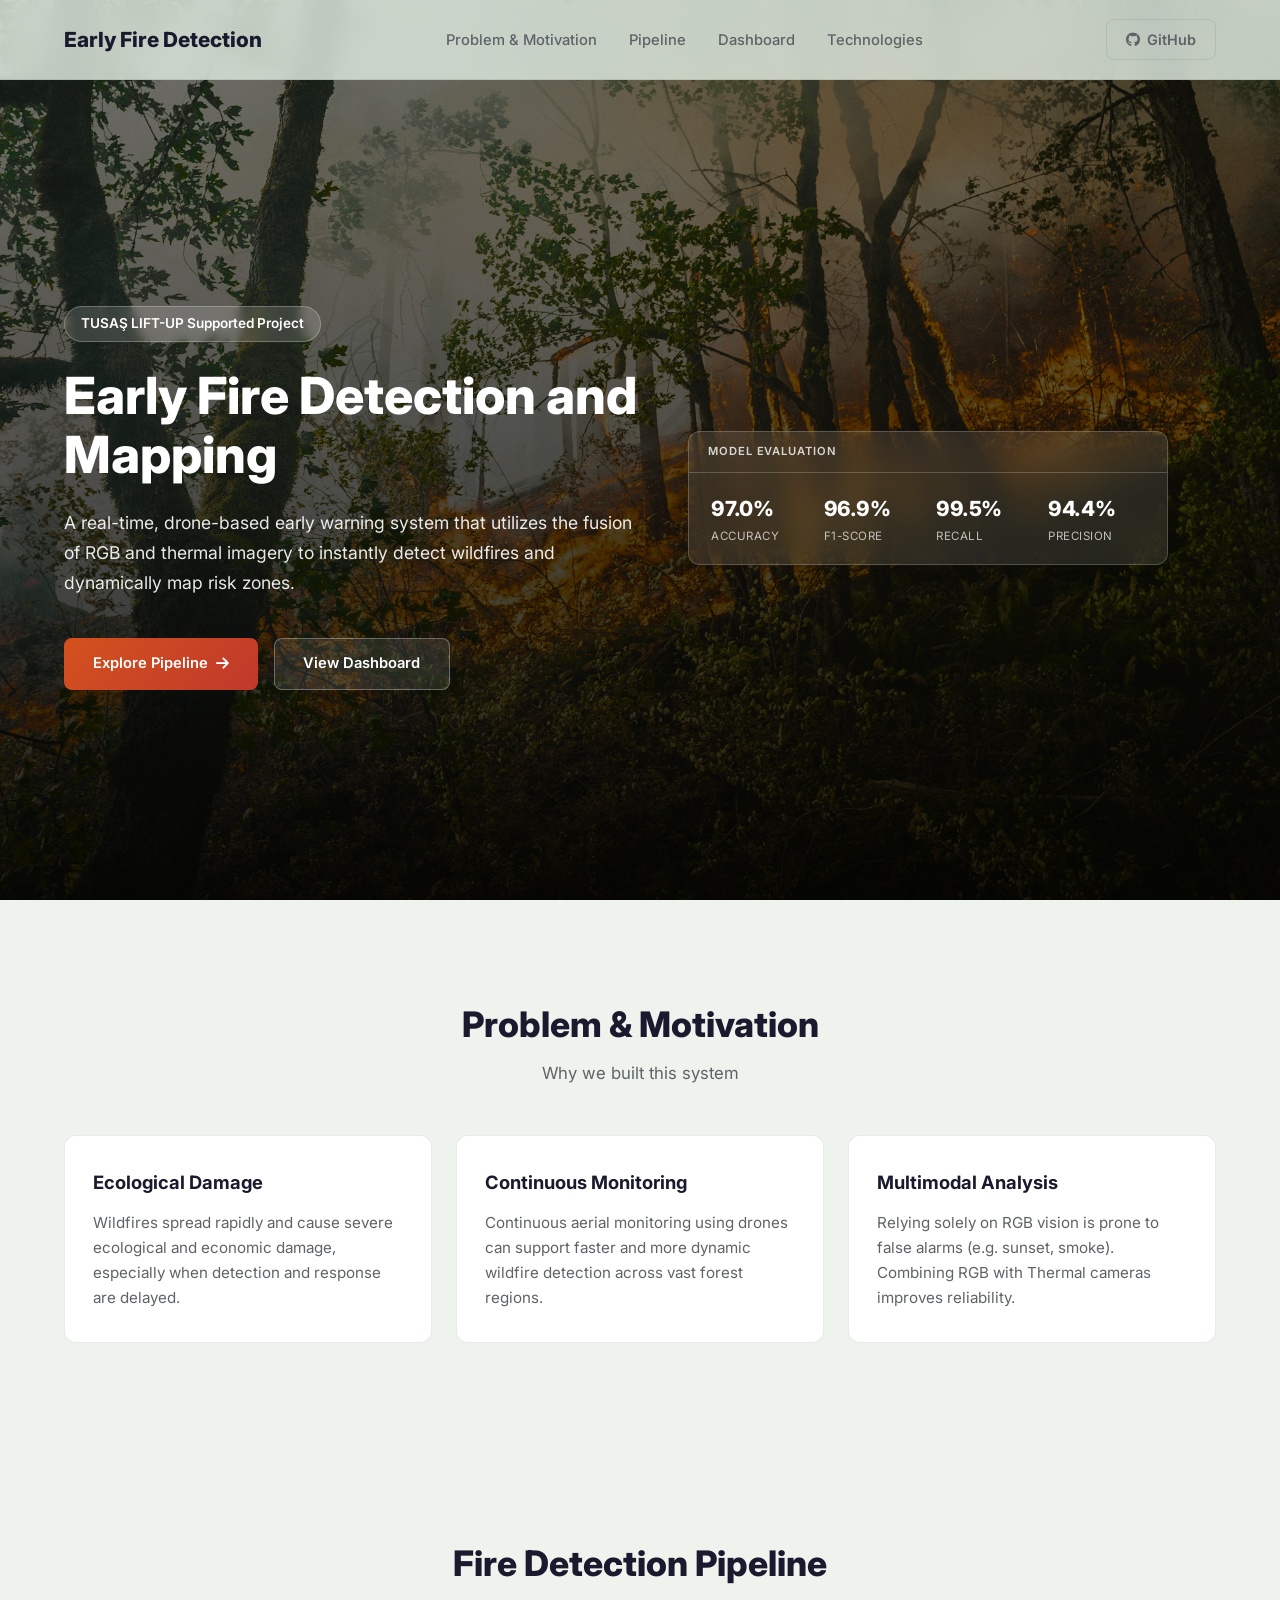
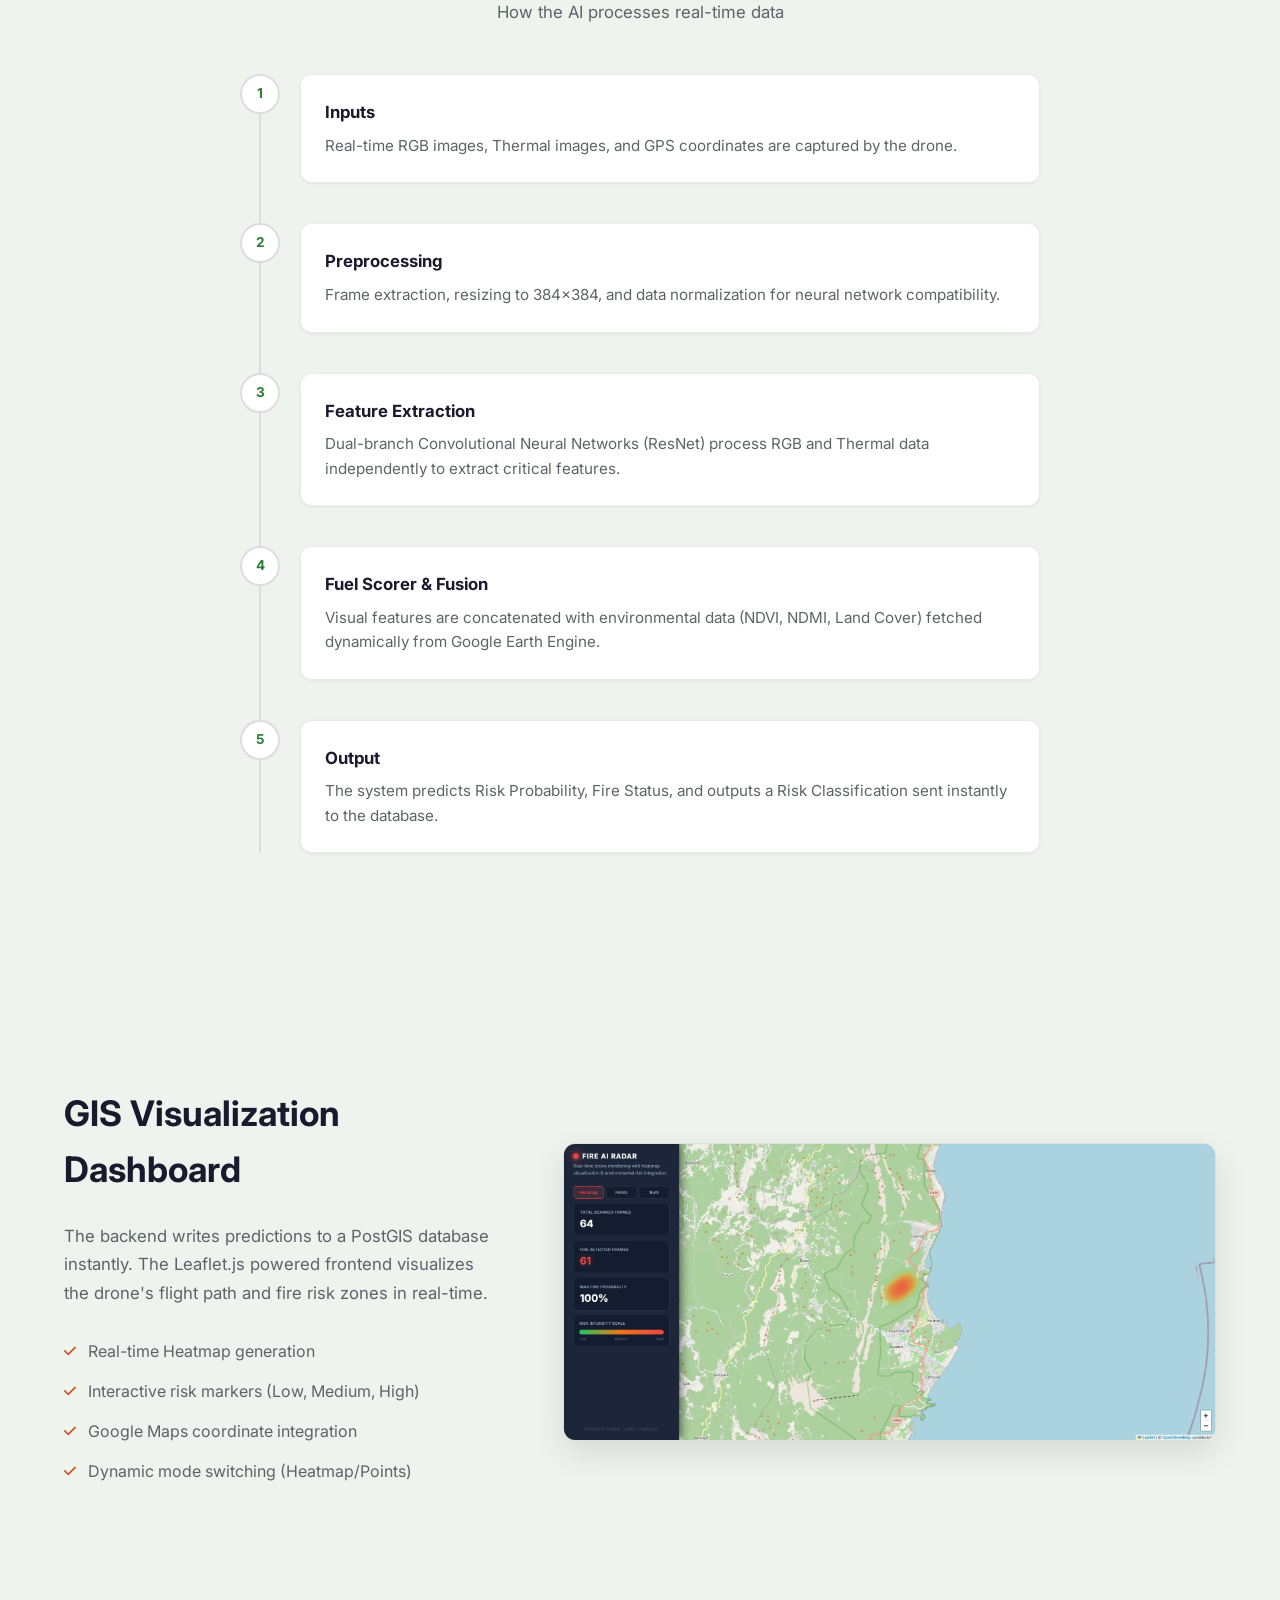
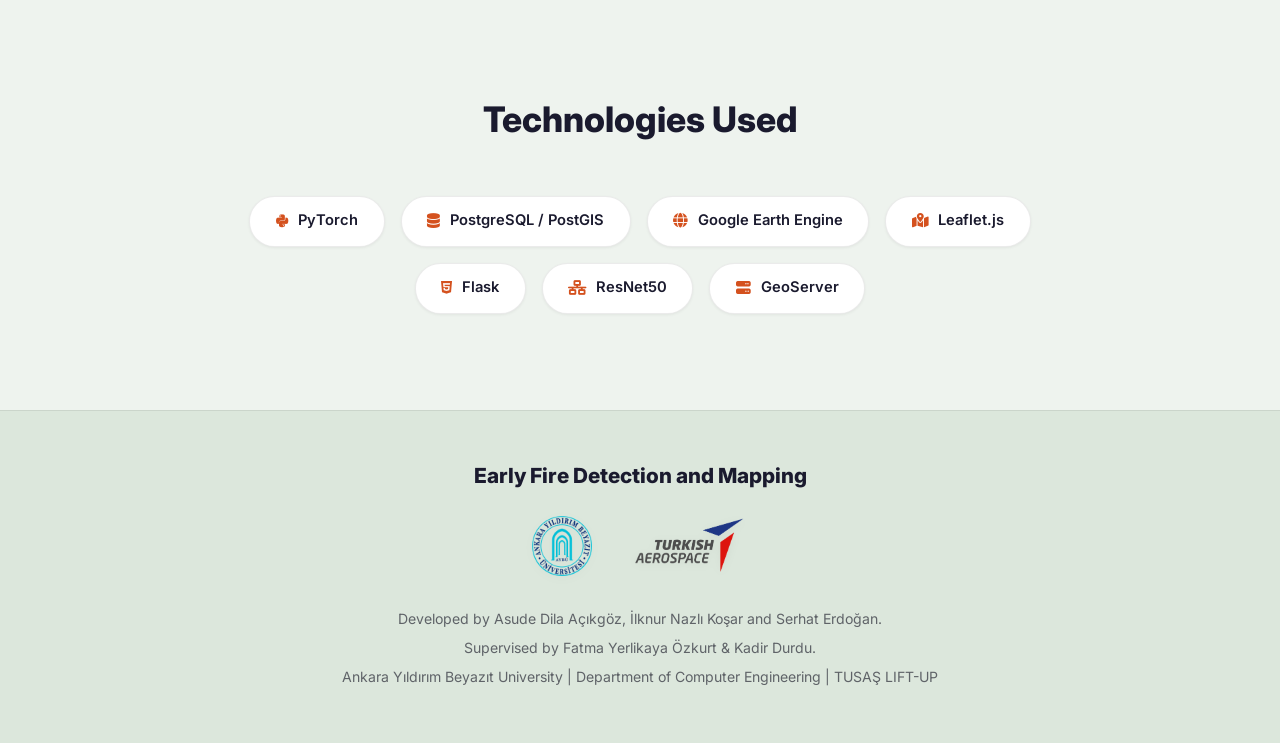
<file: project-showcase/index.html>
<!DOCTYPE html>
<html lang="en">

<head>
    <meta charset="UTF-8">
    <meta name="viewport" content="width=device-width, initial-scale=1.0">
    <title>Early Fire Detection | Multimodal Wildfire Detection</title>
    <meta name="description"
        content="Development of an AI-based system for early forest fire warning and rapid response using thermal imaging and mapping.">
    <link rel="stylesheet" href="styles.css">
    <!-- Google Fonts -->
    <link rel="preconnect" href="https://fonts.googleapis.com">
    <link rel="preconnect" href="https://fonts.gstatic.com" crossorigin>
    <link href="https://fonts.googleapis.com/css2?family=Inter:wght@300;400;500;600;700;800&display=swap"
        rel="stylesheet">
    <!-- Font Awesome Icons -->
    <link rel="stylesheet" href="https://cdnjs.cloudflare.com/ajax/libs/font-awesome/6.4.0/css/all.min.css">
</head>

<body>
    <!-- Navbar -->
    <nav class="navbar">
        <div class="logo">
            Early Fire Detection
        </div>
        <ul class="nav-links">
            <li><a href="#about">Problem & Motivation</a></li>
            <li><a href="#pipeline">Pipeline</a></li>
            <li><a href="#dashboard">Dashboard</a></li>
            <li><a href="#tech">Technologies</a></li>
        </ul>
        <a href="https://github.com/SerhatErdogann/Early-Fire-Detection-and-Mapping" target="_blank"
            class="btn-github"><i class="fa-brands fa-github"></i> GitHub</a>
    </nav>

    <!-- Hero Section -->
    <section class="hero" id="home">
        <div class="hero-content">
            <div class="badge">TUSAŞ LIFT-UP Supported Project</div>
            <h1>Early Fire Detection and Mapping</h1>
            <p>A real-time, drone-based early warning system that utilizes the fusion of RGB and thermal imagery to instantly detect wildfires and dynamically map risk zones.</p>
            <div class="hero-buttons">
                <a href="#pipeline" class="btn-primary">Explore Pipeline <i class="fa-solid fa-arrow-right"></i></a>
                <a href="#dashboard" class="btn-secondary">View Dashboard</a>
            </div>
        </div>
        <div class="hero-image">

            <!-- Model Performance -->
            <div class="metrics-panel">
                <div class="metrics-panel-title">Model Evaluation</div>
                <div class="metrics-grid">
                    <div class="metric-item">
                        <span class="stat-num">97.0%</span>
                        <span class="stat-text">Accuracy</span>
                    </div>
                    <div class="metric-item">
                        <span class="stat-num">96.9%</span>
                        <span class="stat-text">F1-Score</span>
                    </div>
                    <div class="metric-item">
                        <span class="stat-num">99.5%</span>
                        <span class="stat-text">Recall</span>
                    </div>
                    <div class="metric-item">
                        <span class="stat-num">94.4%</span>
                        <span class="stat-text">Precision</span>
                    </div>
                </div>
            </div>
        </div>
    </section>

    <!-- Problem & Motivation -->
    <section class="about" id="about">
        <div class="section-header">
            <h2>Problem & Motivation</h2>
            <p>Why we built this system</p>
        </div>
        <div class="about-grid">
            <div class="about-card">
                <h3>Ecological Damage</h3>
                <p>Wildfires spread rapidly and cause severe ecological and economic damage, especially when detection
                    and response are delayed.</p>
            </div>
            <div class="about-card">
                <h3>Continuous Monitoring</h3>
                <p>Continuous aerial monitoring using drones can support faster and more dynamic wildfire detection
                    across vast forest regions.</p>
            </div>
            <div class="about-card">
                <h3>Multimodal Analysis</h3>
                <p>Relying solely on RGB vision is prone to false alarms (e.g. sunset, smoke). Combining RGB with
                    Thermal cameras improves reliability.</p>
            </div>

        </div>
    </section>

    <!-- Pipeline Section -->
    <section class="pipeline" id="pipeline">
        <div class="section-header">
            <h2>Fire Detection Pipeline</h2>
            <p>How the AI processes real-time data</p>
        </div>

        <div class="timeline">
            <div class="timeline-item">
                <div class="timeline-dot">1</div>
                <div class="timeline-content">
                    <h3>Inputs</h3>
                    <p>Real-time RGB images, Thermal images, and GPS coordinates are captured by the drone.</p>
                </div>
            </div>
            <div class="timeline-item">
                <div class="timeline-dot">2</div>
                <div class="timeline-content">
                    <h3>Preprocessing</h3>
                    <p>Frame extraction, resizing to 384x384, and data normalization for neural network compatibility.
                    </p>
                </div>
            </div>
            <div class="timeline-item">
                <div class="timeline-dot">3</div>
                <div class="timeline-content">
                    <h3>Feature Extraction</h3>
                    <p>Dual-branch Convolutional Neural Networks (ResNet) process RGB and Thermal data independently to
                        extract critical features.</p>
                </div>
            </div>
            <div class="timeline-item">
                <div class="timeline-dot">4</div>
                <div class="timeline-content">
                    <h3>Fuel Scorer &amp; Fusion</h3>
                    <p>Visual features are concatenated with environmental data (NDVI, NDMI, Land Cover) fetched
                        dynamically from Google Earth Engine.</p>
                </div>
            </div>
            <div class="timeline-item">
                <div class="timeline-dot">5</div>
                <div class="timeline-content">
                    <h3>Output</h3>
                    <p>The system predicts Risk Probability, Fire Status, and outputs a Risk Classification sent
                        instantly to the database.</p>
                </div>
            </div>
        </div>
    </section>

    <!-- Dashboard Showcase -->
    <section class="dashboard" id="dashboard">
        <div class="dashboard-content">
            <h2>GIS Visualization Dashboard</h2>
            <p>The backend writes predictions to a PostGIS database instantly. The Leaflet.js powered frontend
                visualizes the drone's flight path and fire risk zones in real-time.</p>
            <ul class="feature-list">
                <li><i class="fa-solid fa-check"></i> Real-time Heatmap generation</li>
                <li><i class="fa-solid fa-check"></i> Interactive risk markers (Low, Medium, High)</li>
                <li><i class="fa-solid fa-check"></i> Google Maps coordinate integration</li>
                <li><i class="fa-solid fa-check"></i> Dynamic mode switching (Heatmap/Points)</li>
            </ul>
        </div>
        <div class="dashboard-image">
            <!-- NOT: BURAYA KENDİ DASHBOARD EKRAN GÖRÜNTÜNÜ KOYABİLİRSİN -->
            <div class="placeholder-image">
                <img src="image.png" alt="Map UI Placeholder">
            </div>
        </div>
    </section>

    <!-- Tech Stack -->
    <section class="tech-stack" id="tech">
        <div class="section-header">
            <h2>Technologies Used</h2>
        </div>
        <div class="tech-grid">
            <div class="tech-item"><i class="fa-brands fa-python"></i> PyTorch</div>
            <div class="tech-item"><i class="fa-solid fa-database"></i> PostgreSQL / PostGIS</div>
            <div class="tech-item"><i class="fa-solid fa-globe"></i> Google Earth Engine</div>
            <div class="tech-item"><i class="fa-solid fa-map-location-dot"></i> Leaflet.js</div>
            <div class="tech-item"><i class="fa-brands fa-html5"></i> Flask</div>
            <div class="tech-item"><i class="fa-solid fa-network-wired"></i> ResNet50</div>
            <div class="tech-item"><i class="fa-solid fa-server"></i> GeoServer</div>
        </div>
    </section>

    <!-- Footer -->
    <footer>
        <div class="footer-content">
            <div class="footer-logo"> Early Fire Detection and Mapping</div>

            <div class="footer-sponsor-logos">
                <img src="aybu-logo.png" alt="Ankara Yıldırım Beyazıt University">
                <img src="tusas-logo.png" alt="Turkish Aerospace">
            </div>

            <p>Developed by Asude Dila Açıkgöz, İlknur Nazlı Koşar and Serhat Erdoğan.</p>
            <p>Supervised by Fatma Yerlikaya
                Özkurt & Kadir Durdu. </p>
            <p>Ankara Yıldırım Beyazıt University | Department of Computer Engineering | TUSAŞ
                LIFT-UP</p>
        </div>
    </footer>

    <script src="script.js"></script>
</body>

</html>
</file>
<file: project-showcase/styles.css>
/* Basic Reset & Variables */
:root {
    --bg-color: #eef3ee;
    --bg-alt: #eef3ee;
    --card-bg: #ffffff;
    --text-main: #1a1a2e;
    --text-muted: #5f6368;
    --accent-orange: #d4511e;
    --accent-red: #c0392b;
    --gradient-fire: linear-gradient(135deg, #d4511e, #c0392b);
    --glass-bg: rgba(255, 255, 255, 0.85);
    --glass-border: rgba(0, 0, 0, 0.08);
    --shadow-sm: 0 1px 3px rgba(0, 0, 0, 0.06);
    --shadow-md: 0 4px 16px rgba(0, 0, 0, 0.08);
    --shadow-lg: 0 12px 32px rgba(0, 0, 0, 0.1);
}

* {
    margin: 0;
    padding: 0;
    box-sizing: border-box;
}

html {
    scroll-behavior: smooth;
}

body {
    font-family: 'Inter', sans-serif;
    background-color: var(--bg-color);
    color: var(--text-main);
    line-height: 1.6;
    overflow-x: hidden;
}

/* Navbar */
.navbar {
    position: fixed;
    top: 0;
    width: 100%;
    padding: 1.2rem 5%;
    display: flex;
    justify-content: space-between;
    align-items: center;
    background: rgba(220, 231, 220, 0.85); /* #dce7dc with opacity */
    backdrop-filter: blur(12px);
    -webkit-backdrop-filter: blur(12px);
    border-bottom: 1px solid var(--glass-border);
    z-index: 1000;
    transition: all 0.3s ease;
}

.navbar .logo {
    font-size: 1.3rem;
    font-weight: 800;
    color: var(--text-main);
    display: flex;
    align-items: center;
    gap: 0.5rem;
}

.navbar .logo i {
    color: var(--accent-orange);
}

.nav-links {
    display: flex;
    list-style: none;
    gap: 2rem;
}

.nav-links a {
    color: var(--text-muted);
    text-decoration: none;
    font-weight: 500;
    font-size: 0.92rem;
    transition: color 0.3s;
}

.nav-links a:hover {
    color: var(--accent-orange);
}

.btn-github {
    background: transparent;
    color: var(--text-muted);
    border: 1px solid var(--glass-border);
    padding: 0.5rem 1.2rem;
    border-radius: 8px;
    text-decoration: none;
    font-weight: 600;
    font-size: 0.9rem;
    transition: all 0.3s;
    display: flex;
    align-items: center;
    gap: 0.4rem;
}

.btn-github:hover {
    background: var(--text-main);
    color: #fff;
    border-color: var(--text-main);
}

/* Typography & Layout Utility */
.section-header {
    text-align: center;
    margin-bottom: 3rem;
}

.section-header h2 {
    font-size: 2.2rem;
    font-weight: 800;
    margin-bottom: 0.5rem;
    color: var(--text-main);
}

.section-header p {
    color: var(--text-muted);
    font-size: 1.05rem;
}

/* Hero Section */
.hero {
    position: relative;
    min-height: 100vh;
    display: flex;
    align-items: center;
    justify-content: space-between;
    padding: 6rem 5% 0;
    background: url('fire-image.jpg') center/cover no-repeat;
}

.hero::before {
    content: '';
    position: absolute;
    inset: 0;
    background: linear-gradient(to bottom, rgba(0, 0, 0, 0.5) 0%, rgba(0, 0, 0, 0.85) 100%);
    z-index: 0;
}

.hero>* {
    position: relative;
    z-index: 1;
}

.hero-content {
    flex: 1;
    max-width: 600px;
}

.badge {
    display: inline-block;
    padding: 0.4rem 1rem;
    background: rgba(255, 255, 255, 0.15);
    color: #ffffff;
    border-radius: 20px;
    font-size: 0.85rem;
    font-weight: 600;
    margin-bottom: 1.5rem;
    border: 1px solid rgba(255, 255, 255, 0.25);
    backdrop-filter: blur(4px);
}

.hero h1 {
    font-size: 3.2rem;
    line-height: 1.15;
    font-weight: 800;
    margin-bottom: 1.5rem;
    color: #ffffff;
}

.highlight {
    background: var(--gradient-fire);
    -webkit-background-clip: text;
    -webkit-text-fill-color: transparent;
}

.hero p {
    font-size: 1.1rem;
    color: rgba(255, 255, 255, 0.9);
    margin-bottom: 2.5rem;
    line-height: 1.7;
}

.hero-buttons {
    display: flex;
    gap: 1rem;
}

.btn-primary {
    background: var(--gradient-fire);
    color: white;
    padding: 0.85rem 1.8rem;
    border-radius: 8px;
    text-decoration: none;
    font-weight: 600;
    font-size: 0.92rem;
    transition: transform 0.3s, box-shadow 0.3s;
    display: flex;
    align-items: center;
    gap: 0.5rem;
}

.btn-primary:hover {
    transform: translateY(-2px);
    box-shadow: 0 10px 24px rgba(212, 81, 30, 0.25);
}

.btn-secondary {
    background: var(--card-bg);
    color: var(--text-main);
    padding: 0.85rem 1.8rem;
    border-radius: 8px;
    text-decoration: none;
    font-weight: 600;
    font-size: 0.92rem;
    border: 1px solid var(--glass-border);
    transition: all 0.3s;
}

.btn-secondary:hover {
    border-color: #ccc;
    box-shadow: var(--shadow-sm);
}

.hero-image {
    flex: 1;
    display: flex;
    flex-direction: column;
    align-items: center;
    gap: 1.5rem;
}

.glass-card {
    background: var(--card-bg);
    border: 1px solid var(--glass-border);
    border-radius: 16px;
    padding: 0.5rem;
    position: relative;
    box-shadow: var(--shadow-lg);
}

.floating-img {
    border-radius: 12px;
    max-width: 420px;
    width: 100%;
    height: auto;
}

.metrics-panel {
    width: 100%;
    max-width: 480px;
    background: var(--card-bg);
    border: 1px solid var(--glass-border);
    border-radius: 12px;
    overflow: hidden;
    box-shadow: var(--shadow-md);
}

.metrics-panel-title {
    padding: 0.7rem 1.2rem;
    font-size: 0.7rem;
    font-weight: 600;
    text-transform: uppercase;
    letter-spacing: 0.08em;
    color: var(--text-muted);
    border-bottom: 1px solid var(--glass-border);
    background: var(--bg-alt);
}

.metrics-grid {
    display: grid;
    grid-template-columns: repeat(4, 1fr);
    padding: 1.2rem 1.4rem;
    gap: 1rem;
}

.metric-item {
    display: flex;
    flex-direction: column;
}

.stat-num {
    display: block;
    font-weight: 800;
    font-size: 1.3rem;
    color: var(--text-main);
    letter-spacing: -0.02em;
}

.stat-text {
    font-size: 0.72rem;
    color: var(--text-muted);
    text-transform: uppercase;
    letter-spacing: 0.5px;
    margin-top: 0.1rem;
}

/* Hero Section Specific Dark Overrides */
.hero .btn-secondary {
    background: rgba(255, 255, 255, 0.1);
    color: #ffffff;
    border-color: rgba(255, 255, 255, 0.3);
}

.hero .btn-secondary:hover {
    background: rgba(255, 255, 255, 0.25);
    border-color: #ffffff;
}

.hero .metrics-panel {
    background: rgba(255, 255, 255, 0.1);
    border: 1px solid rgba(255, 255, 255, 0.2);
    backdrop-filter: blur(16px);
    -webkit-backdrop-filter: blur(16px);
}

.hero .metrics-panel-title {
    color: rgba(255, 255, 255, 0.8);
    border-bottom: 1px solid rgba(255, 255, 255, 0.2);
    background: transparent;
}

.hero .stat-num {
    color: #ffffff;
}

.hero .stat-text {
    color: rgba(255, 255, 255, 0.7);
}

/* Problem Section */
.about {
    padding: 6rem 5%;
    background: var(--bg-color);
}

.about-grid {
    display: grid;
    grid-template-columns: repeat(auto-fit, minmax(300px, 1fr));
    gap: 1.5rem;
}

.about-card {
    background: var(--card-bg);
    padding: 2rem 1.75rem;
    border-radius: 12px;
    border: 1px solid var(--glass-border);
    transition: transform 0.3s, box-shadow 0.3s;
}

.about-card:hover {
    transform: translateY(-3px);
    box-shadow: var(--shadow-md);
}

.about-card i {
    font-size: 2rem;
    color: var(--accent-orange);
    margin-bottom: 1.25rem;
}

.about-card h3 {
    font-size: 1.15rem;
    margin-bottom: 0.75rem;
    color: var(--text-main);
}

.about-card p {
    color: var(--text-muted);
    font-size: 0.95rem;
    line-height: 1.65;
}

/* Pipeline Timeline */
.pipeline {
    padding: 6rem 5%;
    background: var(--bg-alt);
}

.timeline {
    max-width: 800px;
    margin: 0 auto;
    position: relative;
}

.timeline::before {
    content: '';
    position: absolute;
    top: 0;
    left: 19px;
    height: 100%;
    width: 2px;
    background: #ddd;
}

.timeline-item {
    position: relative;
    padding-left: 60px;
    margin-bottom: 2.5rem;
}

.timeline-dot {
    position: absolute;
    left: 0;
    top: 0;
    width: 40px;
    height: 40px;
    background: var(--card-bg);
    border: 2px solid #ddd;
    border-radius: 50%;
    display: flex;
    align-items: center;
    justify-content: center;
    font-size: 0.85rem;
    font-weight: 700;
    color: #2e7d32; /* Koyu Yeşil */
}

.timeline-content {
    background: var(--card-bg);
    padding: 1.5rem;
    border-radius: 12px;
    border: 1px solid var(--glass-border);
    box-shadow: var(--shadow-sm);
}

.timeline-content h3 {
    margin-bottom: 0.5rem;
    font-size: 1.05rem;
    color: var(--text-main);
}

.timeline-content p {
    color: var(--text-muted);
    font-size: 0.95rem;
    line-height: 1.6;
}

/* Dashboard Section */
.dashboard {
    padding: 6rem 5%;
    display: flex;
    align-items: center;
    gap: 4rem;
    background: var(--bg-color);
}

.dashboard-content {
    flex: 1;
}

.dashboard-content h2 {
    font-size: 2.2rem;
    margin-bottom: 1.5rem;
    color: var(--text-main);
}

.dashboard-content p {
    color: var(--text-muted);
    font-size: 1.05rem;
    margin-bottom: 2rem;
    line-height: 1.7;
}

.feature-list {
    list-style: none;
}

.feature-list li {
    margin-bottom: 0.9rem;
    font-size: 1rem;
    display: flex;
    align-items: center;
    gap: 0.75rem;
    color: var(--text-muted);
}

.feature-list i {
    color: var(--accent-orange);
    font-size: 0.85rem;
}

.dashboard-image {
    flex: 1.5;
}

.placeholder-image {
    position: relative;
    border-radius: 12px;
    overflow: hidden;
    border: 1px solid var(--glass-border);
    box-shadow: var(--shadow-lg);
}

.placeholder-image img {
    width: 100%;
    display: block;
}

.overlay-text {
    position: absolute;
    top: 50%;
    left: 50%;
    transform: translate(-50%, -50%);
    background: var(--glass-bg);
    padding: 1rem 2rem;
    border-radius: 8px;
    font-weight: 600;
    border: 1px solid var(--accent-orange);
    color: var(--accent-orange);
}

/* Tech Stack */
.tech-stack {
    padding: 6rem 5%;
    background: var(--bg-alt);
}

.tech-grid {
    display: flex;
    flex-wrap: wrap;
    justify-content: center;
    gap: 1rem;
    max-width: 900px;
    margin: 0 auto;
}

.tech-item {
    background: var(--card-bg);
    padding: 0.8rem 1.6rem;
    border-radius: 50px;
    border: 1px solid var(--glass-border);
    font-weight: 600;
    font-size: 0.92rem;
    display: flex;
    align-items: center;
    gap: 0.6rem;
    color: var(--text-main);
    transition: all 0.3s;
    box-shadow: var(--shadow-sm);
}

.tech-item i {
    color: var(--accent-orange);
}

.tech-item:hover {
    box-shadow: var(--shadow-md);
    border-color: #ccc;
}

/* Footer */
footer {
    padding: 3rem 5%;
    text-align: center;
    border-top: 1px solid var(--glass-border);
    background: #dce7dc;
}

.footer-logo {
    font-size: 1.3rem;
    font-weight: 800;
    color: var(--text-main);
    margin-bottom: 1.5rem;
}

.footer-sponsor-logos {
    display: flex;
    justify-content: center;
    align-items: center;
    gap: 2.5rem;
    margin-bottom: 2rem;
}

.footer-sponsor-logos img {
    height: 60px;
    object-fit: contain;
    filter: drop-shadow(0 2px 4px rgba(0,0,0,0.05));
    transition: transform 0.3s;
}

.footer-sponsor-logos img:hover {
    transform: scale(1.05);
}

.footer-logo i {
    color: var(--accent-orange);
}

footer p {
    color: var(--text-muted);
    font-size: 0.88rem;
    margin-bottom: 0.4rem;
}

/* Responsive Design */
@media (max-width: 900px) {
    .hero {
        flex-direction: column;
        text-align: center;
        padding-top: 8rem;
    }

    .hero h1 {
        font-size: 2.4rem;
    }

    .hero-buttons {
        justify-content: center;
    }

    .dashboard {
        flex-direction: column;
    }

    .nav-links {
        display: none;
        /* simple mobile nav override */
    }

    .metrics-grid {
        grid-template-columns: repeat(2, 1fr);
    }

    .about-grid {
        grid-template-columns: 1fr;
    }
}
</file>
